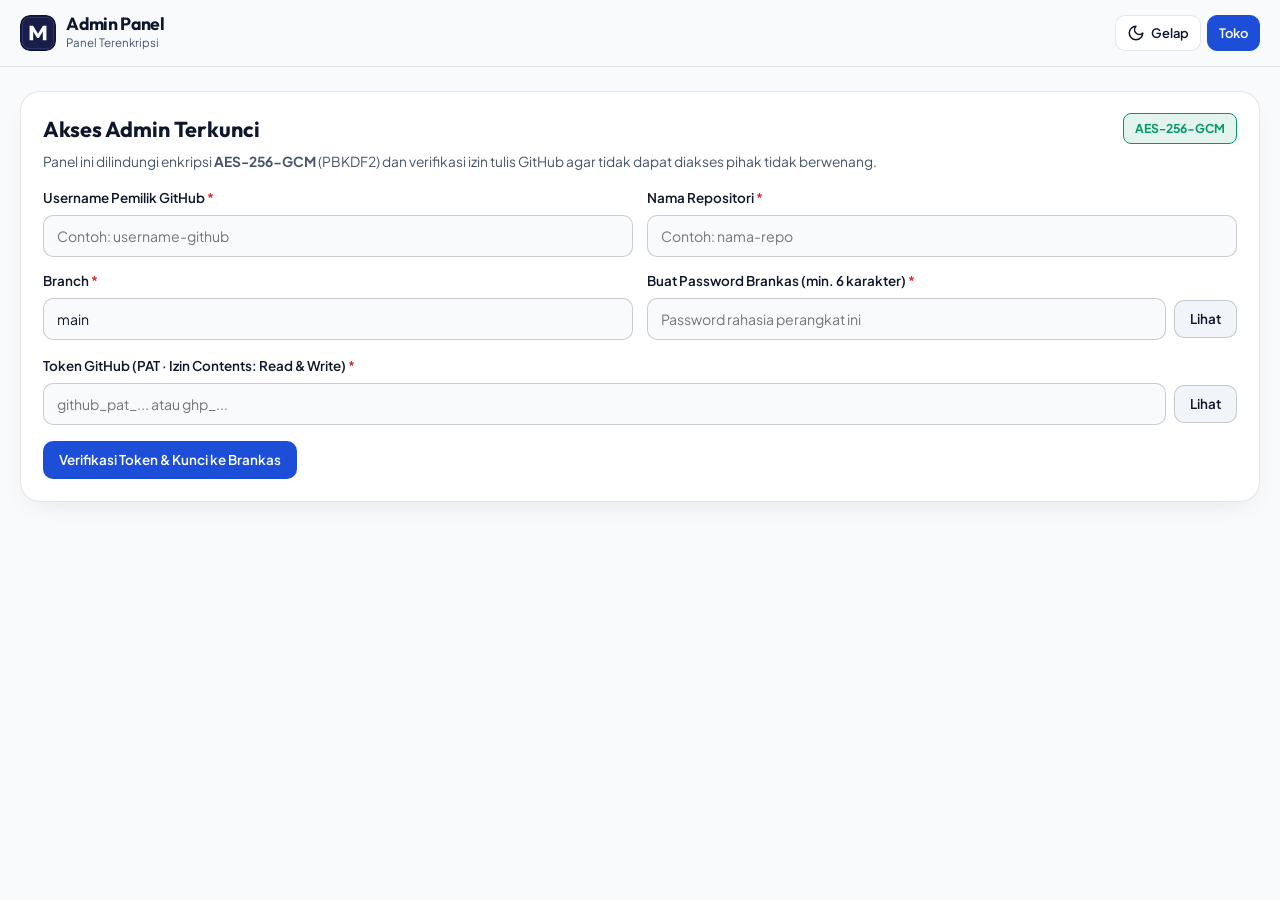
<file: admin.html>
<!doctype html>
<html lang="id" data-theme="dark">
  <head>
    <meta charset="UTF-8" />
    <meta name="viewport" content="width=device-width, initial-scale=1.0" />
    <title>Brankas Admin — Manifestudio</title>
    <meta
      name="description"
      content="Halaman admin terenkripsi Manifestudio."
    />
    <meta name="robots" content="noindex, nofollow" />
    <meta name="theme-color" content="#090D16" />
    <link rel="icon" type="image/svg+xml" href="./assets/icons/brand-icon.svg" />

    <link rel="preconnect" href="https://fonts.googleapis.com" />
    <link rel="preconnect" href="https://fonts.gstatic.com" crossorigin />
    <link
      href="https://fonts.googleapis.com/css2?family=JetBrains+Mono:wght@500;700&family=Outfit:wght@600;700;800&family=Plus+Jakarta+Sans:wght@400;500;600;700&display=swap"
      rel="stylesheet"
    />

    <link rel="stylesheet" href="./css/tokens.css?v=107" />
    <link rel="stylesheet" href="./css/styles.css?v=107" />
    <script>
      (function () {
        var CURRENT_CACHE = 'manifestudio-cache-v107';
        window.addEventListener('load', function () {
          if ('caches' in window) {
            caches.keys().then(function (keys) {
              keys.forEach(function (k) {
                if (k !== CURRENT_CACHE && k !== 'manifestudio-ffmpeg-core-v1') caches.delete(k);
              });
            });
          }
          if ('serviceWorker' in navigator) {
            navigator.serviceWorker.register('./sw.js?v=107').then(function (reg) {
              reg.update();
            }).catch(function () {});
          }
        });
      })();
    </script>
  </head>
  <body>
    <header class="site-header">
      <div class="container header-inner">
        <a href="./index.html" class="brand-link" aria-label="Kembali ke toko Manifestudio">
          <img
            src="./assets/icons/brand-icon.svg"
            alt="Logo Manifestudio"
            width="38"
            height="38"
            class="brand-mark"
          />
          <div class="brand-text">
            <span class="brand-name">Admin Panel</span>
            <span class="brand-tagline">Panel Terenkripsi</span>
          </div>
        </a>

        <div class="header-actions">
          <button
            type="button"
            id="lock-vault-btn"
            class="header-btn"
            aria-label="Kunci sesi admin"
            hidden
          >
            <svg width="16" height="16" viewBox="0 0 24 24" fill="none" stroke="currentColor" stroke-width="2" stroke-linecap="round" stroke-linejoin="round" aria-hidden="true">
              <rect width="18" height="11" x="3" y="11" rx="2" ry="2" />
              <path d="M7 11V7a5 5 0 0 1 10 0v4" />
            </svg>
            <span class="hide-xs">Kunci</span>
          </button>
          <button
            type="button"
            id="theme-toggle-btn"
            class="header-btn"
            aria-label="Ubah tema tampilan"
          ></button>
          <a href="./index.html" class="header-btn header-cart-btn">
            Toko
          </a>
        </div>
      </div>
    </header>

    <main class="container admin-shell">
      <!-- Gate Terenkripsi: Tampil pertama kali / saat terkunci -->
      <section id="admin-lock-screen" class="admin-card admin-lock-card" aria-labelledby="lock-heading">
        <div class="admin-card-head">
          <div>
            <h1 id="lock-heading" class="admin-title">Akses Admin Terkunci</h1>
            <p id="lock-subtitle" class="admin-subtitle">
              Panel ini dilindungi enkripsi <strong>AES-256-GCM</strong> (PBKDF2) dan verifikasi izin tulis GitHub agar tidak dapat diakses pihak tidak berwenang.
            </p>
          </div>
          <span class="admin-badge is-ok">AES-256-GCM</span>
        </div>

        <!-- Form Buka Brankas (jika perangkat ini sudah pernah aktivasi) -->
        <form id="unlock-vault-form" class="admin-add-form" hidden>
          <div class="form-field">
            <label for="unlock-password">Password Brankas Admin <span class="req">*</span></label>
            <div class="token-input-row">
              <input
                type="password"
                id="unlock-password"
                placeholder="Masukkan password brankas Anda"
                autocomplete="current-password"
                required
              />
              <button type="button" class="btn btn-secondary btn-sm" data-toggle-secret="unlock-password">
                Lihat
              </button>
            </div>
          </div>

          <div class="admin-action-bar">
            <button type="submit" id="unlock-submit-btn" class="btn btn-primary btn-sm">
              Buka Brankas Admin
            </button>
            <button type="button" id="reset-vault-btn" class="btn btn-ghost btn-sm">
              Ganti Token / Reset Brankas
            </button>
          </div>
        </form>

        <!-- Form Aktivasi Brankas (perangkat baru / setelah reset) -->
        <form id="setup-vault-form" class="admin-add-form" hidden>
          <div class="admin-form-grid">
            <div class="form-field">
              <label for="setup-owner">Username Pemilik GitHub <span class="req">*</span></label>
              <input
                type="text"
                id="setup-owner"
                placeholder="Contoh: username-github"
                autocomplete="off"
                required
              />
            </div>
            <div class="form-field">
              <label for="setup-repo">Nama Repositori <span class="req">*</span></label>
              <input
                type="text"
                id="setup-repo"
                placeholder="Contoh: nama-repo"
                autocomplete="off"
                required
              />
            </div>
            <div class="form-field">
              <label for="setup-branch">Branch <span class="req">*</span></label>
              <input
                type="text"
                id="setup-branch"
                value="main"
                autocomplete="off"
                required
              />
            </div>
            <div class="form-field">
              <label for="setup-password">Buat Password Brankas (min. 6 karakter) <span class="req">*</span></label>
              <div class="token-input-row">
                <input
                  type="password"
                  id="setup-password"
                  placeholder="Password rahasia perangkat ini"
                  autocomplete="new-password"
                  minlength="6"
                  required
                />
                <button type="button" class="btn btn-secondary btn-sm" data-toggle-secret="setup-password">
                  Lihat
                </button>
              </div>
            </div>
          </div>

          <div class="form-field">
            <label for="setup-token">Token GitHub (PAT · Izin Contents: Read &amp; Write) <span class="req">*</span></label>
            <div class="token-input-row">
              <input
                type="password"
                id="setup-token"
                placeholder="github_pat_... atau ghp_..."
                autocomplete="off"
                required
              />
              <button type="button" class="btn btn-secondary btn-sm" data-toggle-secret="setup-token">
                Lihat
              </button>
            </div>
          </div>

          <div class="admin-action-bar">
            <button type="submit" id="setup-submit-btn" class="btn btn-primary btn-sm">
              Verifikasi Token &amp; Kunci ke Brankas
            </button>
          </div>
        </form>

        <div id="lock-status-box" class="admin-status-box" role="status" hidden></div>
      </section>

      <!-- Dashboard Admin: Tersembunyi & kosong sampai berhasil verifikasi/unlock -->
      <div id="admin-dashboard" class="admin-dashboard" hidden>
        <section class="admin-card admin-control-card" aria-labelledby="sync-heading">
          <div class="admin-card-head">
            <div>
              <h1 id="sync-heading" class="admin-title">Pusat Kontrol &amp; Status Sinkronisasi</h1>
              <p class="admin-subtitle">
                Terhubung terenkripsi ke <code id="connected-repo-label">-</code> · Sinkron otomatis antara Menu Utama, 14 Menu Utilitas, Banner Carousel, dan <code>data/catalog.json</code>.
              </p>
            </div>
            <span id="admin-source-badge" class="admin-badge is-ok">Tersinkron Penuh</span>
          </div>

          <!-- Live Status Sinkronisasi Panel -->
          <div id="admin-sync-status-panel" class="admin-sync-panel" aria-live="polite">
            <div class="admin-sync-head">
              <div class="admin-sync-summary">
                <span class="admin-sync-dot is-ok" id="admin-sync-dot" aria-hidden="true"></span>
                <strong id="admin-sync-summary-title">Memeriksa status sinkronisasi...</strong>
                <span id="admin-sync-timestamp" class="admin-sync-time mono-num"></span>
              </div>
              <div class="admin-sync-actions">
                <button type="button" id="sync-all-menus-banners-btn" class="btn btn-secondary btn-sm">
                  Sinkronkan Semua Menu &amp; Banner
                </button>
                <button type="button" id="check-sync-btn" class="btn btn-ghost btn-sm">
                  Cek Sinkronisasi
                </button>
              </div>
            </div>
            <div id="admin-sync-grid" class="admin-sync-grid"></div>
          </div>

          <div class="admin-action-bar">
            <button type="button" id="publish-github-btn" class="btn btn-primary btn-sm">
              Simpan &amp; Publikasikan ke GitHub
            </button>
            <button type="button" id="pull-github-btn" class="btn btn-secondary btn-sm">
              Muat Ulang GitHub
            </button>
            <button type="button" id="save-preview-btn" class="btn btn-secondary btn-sm">
              Pratinjau Lokal
            </button>
            <button type="button" id="clear-preview-btn" class="btn btn-ghost btn-sm">
              Hapus Pratinjau
            </button>
            <button type="button" id="download-json-btn" class="btn btn-ghost btn-sm">
              Unduh JSON
            </button>
          </div>

          <div id="admin-publish-progress" class="admin-progress-box" hidden>
            <div class="admin-progress-head">
              <span id="admin-progress-label" class="admin-progress-label">Menyiapkan publikasi...</span>
              <strong id="admin-progress-pct" class="admin-progress-pct mono-num">0%</strong>
            </div>
            <div
              class="admin-progress-track"
              role="progressbar"
              id="admin-progress-bar"
              aria-valuemin="0"
              aria-valuemax="100"
              aria-valuenow="0"
            >
              <div id="admin-progress-fill" class="admin-progress-fill" style="width: 0%"></div>
            </div>
          </div>

          <div id="admin-status-box" class="admin-status-box" role="status" hidden></div>
        </section>

        <div class="admin-tabs" role="tablist" aria-label="Bagian Panel Admin">
          <button
            type="button"
            role="tab"
            id="tab-btn-products"
            class="cat-tab is-active"
            data-admin-tab="products"
            aria-selected="true"
          >
            <span>Produk</span>
            <span class="admin-tab-count mono-num" id="tab-count-products">0</span>
          </button>
          <button
            type="button"
            role="tab"
            id="tab-btn-add"
            class="cat-tab"
            data-admin-tab="add"
            aria-selected="false"
          >
            <span>+ Produk Baru</span>
          </button>
          <button
            type="button"
            role="tab"
            id="tab-btn-categories"
            class="cat-tab"
            data-admin-tab="categories"
            aria-selected="false"
          >
            <span>Kategori</span>
            <span class="admin-tab-count mono-num" id="tab-count-categories">0</span>
          </button>
          <button
            type="button"
            role="tab"
            id="tab-btn-banners"
            class="cat-tab"
            data-admin-tab="banners"
            aria-selected="false"
          >
            <span>Banner</span>
            <span class="admin-tab-count mono-num" id="tab-count-banners">0</span>
          </button>
          <button
            type="button"
            role="tab"
            id="tab-btn-utilities"
            class="cat-tab"
            data-admin-tab="utilities"
            aria-selected="false"
          >
            <span>Menu Utilitas</span>
            <span class="admin-tab-count mono-num" id="tab-count-utilities">14</span>
          </button>
          <button
            type="button"
            role="tab"
            id="tab-btn-brand"
            class="cat-tab"
            data-admin-tab="brand"
            aria-selected="false"
          >
            <span>Brand &amp; Kontak</span>
          </button>
          <button
            type="button"
            role="tab"
            id="tab-btn-vouchers"
            class="cat-tab"
            data-admin-tab="vouchers"
            aria-selected="false"
          >
            <span>Voucher</span>
            <span class="admin-tab-count mono-num" id="tab-count-vouchers">0</span>
          </button>
          <button
            type="button"
            role="tab"
            id="tab-btn-faq"
            class="cat-tab"
            data-admin-tab="faq"
            aria-selected="false"
          >
            <span>FAQ</span>
            <span class="admin-tab-count mono-num" id="tab-count-faq">0</span>
          </button>
          <button
            type="button"
            role="tab"
            id="tab-btn-history"
            class="cat-tab"
            data-admin-tab="history"
            aria-selected="false"
          >
            <span>Riwayat</span>
          </button>
          <button
            type="button"
            role="tab"
            id="tab-btn-donations"
            class="cat-tab"
            data-admin-tab="donations"
            aria-selected="false"
          >
            <span>Moderasi Donasi</span>
            <span class="admin-tab-count mono-num" id="tab-count-donations">0</span>
          </button>
        </div>

        <section id="panel-products" class="admin-panel" aria-labelledby="tab-btn-products">
          <div class="admin-toolbar">
            <div class="search-box">
              <svg class="search-icon" width="18" height="18" viewBox="0 0 24 24" fill="none" stroke="currentColor" stroke-width="2" stroke-linecap="round" stroke-linejoin="round" aria-hidden="true">
                <circle cx="11" cy="11" r="8" />
                <path d="m21 21-4.3-4.3" />
              </svg>
              <input
                type="search"
                id="admin-product-search"
                class="search-input"
                placeholder="Cari produk atau varian..."
                aria-label="Cari produk di panel admin"
              />
            </div>
            <span id="admin-product-count" class="catalog-count">0 produk</span>
          </div>

          <div id="admin-product-list" class="admin-product-list"></div>
        </section>

        <section id="panel-add" class="admin-panel" aria-labelledby="tab-btn-add" hidden>
          <div class="admin-card">
            <h2 class="admin-section-title">Tambah Layanan / Produk Baru</h2>
            <p class="admin-subtitle">
              Tambahkan layanan baru ke katalog lengkap dengan varian paket pertamanya.
            </p>

            <form id="add-product-form" class="admin-add-form">
              <div class="admin-form-grid">
                <div class="form-field">
                  <label for="new-prod-name">Nama Layanan <span class="req">*</span></label>
                  <input type="text" id="new-prod-name" placeholder="Contoh: CapCut Pro" required />
                </div>

                <div class="form-field">
                  <label for="new-prod-category">Kategori Layanan</label>
                  <select id="new-prod-category" class="admin-select">
                    <option value="streaming">Streaming Film</option>
                    <option value="music">Musik &amp; Hiburan</option>
                    <option value="creative">Desain &amp; Editing</option>
                    <option value="custom">Request &amp; Custom</option>
                  </select>
                </div>

                <div class="admin-logo-manager admin-logo-manager-full">
                  <div class="admin-logo-head">
                    <div class="admin-logo-preview-wrap">
                      <img
                        src="./assets/logos/custom-request.svg"
                        alt="Pratinjau logo produk baru"
                        width="44"
                        height="44"
                        id="new-prod-logo-preview"
                        class="modal-logo"
                      />
                      <div>
                        <strong class="admin-logo-title">Logo Layanan</strong>
                        <span id="new-prod-logo-status" class="admin-prod-meta">Gunakan upload gambar atau link URL</span>
                      </div>
                    </div>
                    <div class="admin-logo-tabs" role="group" aria-label="Pilih sumber logo produk baru">
                      <button
                        type="button"
                        class="admin-logo-mode-btn is-active"
                        data-new-logo-mode="upload"
                        aria-pressed="true"
                      >
                        Upload File
                      </button>
                      <button
                        type="button"
                        class="admin-logo-mode-btn"
                        data-new-logo-mode="link"
                        aria-pressed="false"
                      >
                        Link / URL
                      </button>
                    </div>
                  </div>

                  <div id="new-prod-logo-upload-pane" class="admin-logo-pane">
                    <div class="admin-file-row">
                      <label for="new-prod-logo-file" class="btn btn-secondary btn-sm admin-file-trigger">
                        Pilih File Gambar Logo
                      </label>
                      <input
                        type="file"
                        id="new-prod-logo-file"
                        class="visually-hidden-file"
                        accept="image/*"
                      />
                      <span class="admin-prod-meta">PNG / JPG / WebP / SVG otomatis dioptimalkan ke 256×256.</span>
                    </div>
                  </div>

                  <div id="new-prod-logo-link-pane" class="admin-logo-pane" hidden>
                    <div class="admin-logo-link-grid">
                      <div class="form-field">
                        <label for="new-prod-logo-preset">Preset Ikon Bawaan</label>
                        <select id="new-prod-logo-preset" class="admin-select">
                          <option value="./assets/logos/custom-request.svg">Ikon Umum / Custom</option>
                          <option value="./assets/logos/netflix.svg">Netflix</option>
                          <option value="./assets/logos/canva.svg">Canva</option>
                          <option value="./assets/logos/youtube.svg">YouTube</option>
                          <option value="./assets/logos/spotify.svg">Spotify</option>
                          <option value="./assets/logos/viu.svg">Viu</option>
                          <option value="./assets/logos/vidio.svg">Vidio</option>
                          <option value="./assets/logos/alight-motion.svg">Alight Motion</option>
                          <option value="./assets/logos/wetv.svg">WeTV</option>
                          <option value="./assets/logos/prime-video.svg">Prime Video</option>
                        </select>
                      </div>
                      <div class="form-field">
                        <label for="new-prod-logo-url">Path / URL Link Logo</label>
                        <input
                          type="text"
                          id="new-prod-logo-url"
                          value="./assets/logos/custom-request.svg"
                          placeholder="https://... atau ./assets/logos/..."
                        />
                      </div>
                    </div>
                  </div>
                </div>

                <div class="form-field">
                  <label for="new-prod-tag">Label Status</label>
                  <input type="text" id="new-prod-tag" value="Tersedia" placeholder="Contoh: Populer" />
                </div>

                <div class="form-field">
                  <label for="new-prod-summary">Ringkasan Fitur</label>
                  <input
                    type="text"
                    id="new-prod-summary"
                    placeholder="Contoh: Ekspor 4K tanpa watermark · Template Pro"
                  />
                </div>

                <div class="form-field">
                  <label for="new-prod-variant-name">Nama Paket Pertama <span class="req">*</span></label>
                  <input
                    type="text"
                    id="new-prod-variant-name"
                    placeholder="Contoh: 1 Bulan Privat"
                    required
                  />
                </div>

                <div class="form-field">
                  <label for="new-prod-variant-price">Harga Paket (Rp) <span class="req">*</span></label>
                  <input
                    type="number"
                    id="new-prod-variant-price"
                    min="0"
                    step="500"
                    value="15000"
                    required
                  />
                </div>
              </div>

              <div class="admin-action-bar">
                <button type="submit" class="btn btn-primary btn-sm">
                  Tambahkan ke Katalog
                </button>
              </div>
            </form>
          </div>
        </section>

        <!-- Panel Kategori Layanan -->
        <section id="panel-categories" class="admin-panel" aria-labelledby="tab-btn-categories" hidden>
          <div class="admin-card">
            <h2 class="admin-section-title">Kelola Kategori Layanan</h2>
            <p class="admin-subtitle">
              Ubah nama kategori yang sudah ada atau tambahkan kategori layanan baru (contoh: AI &amp; Produktivitas, Gaming &amp; Voucher, Cloud Storage, dll). Kategori otomatis muncul di filter toko dan pilihan produk.
            </p>

            <div id="admin-category-list" class="admin-category-list"></div>

            <form id="add-category-form" class="admin-add-form">
              <h3 class="admin-subhead">Tambah Kategori Layanan Baru</h3>
              <div class="admin-form-grid">
                <div class="form-field">
                  <label for="new-category-label">Nama Kategori Layanan <span class="req">*</span></label>
                  <input
                    type="text"
                    id="new-category-label"
                    placeholder="Contoh: AI & Produktivitas"
                    required
                  />
                </div>
                <div class="form-field">
                  <label for="new-category-id">ID Kategori (Opsional, otomatis dari nama)</label>
                  <input
                    type="text"
                    id="new-category-id"
                    placeholder="Contoh: ai-tools"
                  />
                </div>
              </div>
              <div class="admin-action-bar">
                <button type="submit" class="btn btn-primary btn-sm">
                  + Tambah Kategori Layanan
                </button>
              </div>
            </form>
          </div>
        </section>

        <!-- Panel Banner Promo Carousel -->
        <section id="panel-banners" class="admin-panel" aria-labelledby="tab-btn-banners" hidden>
          <div class="admin-card">
            <div class="admin-card-head">
              <div>
                <h2 class="admin-section-title">Kelola Banner Carousel Gen-Z (Menu Utama &amp; 14 Utilitas)</h2>
                <p class="admin-subtitle">
                  Klik judul slide untuk membuka editor. Setiap menu memiliki banner maskot Gen-Z yang otomatis tersinkron dengan Menu Utama &amp; Menu Utilitas.
                </p>
              </div>
              <button type="button" id="banner-sync-all-btn" class="btn btn-secondary btn-sm">
                Sinkronkan Banner dengan Menu
              </button>
            </div>

            <div id="admin-banner-list" class="admin-banner-list"></div>

            <form id="add-banner-form" class="admin-add-form">
              <h3 class="admin-subhead">Tambah Slide Banner Baru</h3>
              <div class="admin-form-grid">
                <div class="form-field">
                  <label for="new-banner-kicker">Label Kicker (Teks Kecil Atas)</label>
                  <input
                    type="text"
                    id="new-banner-kicker"
                    value="Promo Spesial · Manifestudio"
                    placeholder="Contoh: Promo Spesial · Manifestudio"
                  />
                </div>
                <div class="form-field">
                  <label for="new-banner-heading">Judul Utama Banner <span class="req">*</span></label>
                  <input
                    type="text"
                    id="new-banner-heading"
                    placeholder="Contoh: Diskon Spesial Paket Bundling"
                    required
                  />
                </div>
                <div class="form-field admin-sum-field">
                  <label for="new-banner-sub">Deskripsi / Kalimat Penjelas Banner</label>
                  <input
                    type="text"
                    id="new-banner-sub"
                    placeholder="Contoh: Dapatkan harga lebih hemat untuk pemesanan 2 layanan sekaligus."
                  />
                </div>
                <div class="form-field">
                  <label for="new-banner-cta">Teks Tombol (CTA)</label>
                  <input
                    type="text"
                    id="new-banner-cta"
                    value="Lihat Promo →"
                    placeholder="Contoh: Lihat Promo →"
                  />
                </div>
                <div class="form-field">
                  <label for="new-banner-href">Link Tujuan Saat Diklik</label>
                  <input
                    type="text"
                    id="new-banner-href"
                    value="#katalog"
                    placeholder="#katalog atau ./tools.html?tab=novel"
                  />
                </div>
                <div class="form-field">
                  <label for="new-banner-scrim">Tema Warna Overlay</label>
                  <select id="new-banner-scrim" class="admin-select">
                    <option value="default">Biru Gelap Standar</option>
                    <option value="emerald">Hijau Emerald</option>
                    <option value="weather">Biru Langit Cerah</option>
                    <option value="world">Indigo / Kosmik</option>
                    <option value="prayer">Cyan / Tosca</option>
                    <option value="downloader">Magenta / Neon</option>
                    <option value="violet">Violet Studio</option>
                    <option value="crimson">Merah Sinema</option>
                    <option value="amber">Emas / Amber Hangat</option>
                  </select>
                </div>
                <div class="form-field">
                  <label for="new-banner-preset">Preset Gambar Maskot Gen-Z</label>
                  <select id="new-banner-preset" class="admin-select">
                    <option value="./assets/banners/banner-katalog.jpg">Maskot Katalog Utama (Fox)</option>
                    <option value="./assets/banners/banner-prayer.jpg">Maskot Jadwal Sholat (Kucing)</option>
                    <option value="./assets/banners/banner-weather.jpg">Maskot Prakiraan Cuaca (Shiba)</option>
                    <option value="./assets/banners/banner-worldclock.jpg">Maskot Jam Dunia (Beruang)</option>
                    <option value="./assets/banners/banner-speedtest.jpg">Maskot Speedtest (Cheetah)</option>
                    <option value="./assets/banners/banner-downloader.jpg">Maskot Downloader (Panda)</option>
                    <option value="./assets/banners/banner-compressor.jpg">Maskot Kompresor HD (Bunglon)</option>
                    <option value="./assets/banners/banner-converter.jpg">Maskot Konversi File (Rakun)</option>
                    <option value="./assets/banners/banner-songfinder.jpg">Maskot Cari Lagu (Kelinci DJ)</option>
                    <option value="./assets/banners/banner-music.jpg">Maskot YT Music (Kucing DJ)</option>
                    <option value="./assets/banners/banner-dracin.jpg">Maskot Drama Pendek (Red Panda)</option>
                    <option value="./assets/banners/banner-audioeditor.jpg">Maskot Audio Editor (Serigala)</option>
                    <option value="./assets/banners/banner-manifestai.jpg">Maskot Manifest AI (Burung Hantu)</option>
                    <option value="./assets/banners/banner-plagiarism.jpg">Maskot Cek Plagiarisme (Corgi)</option>
                    <option value="./assets/banners/banner-novel.jpg">Maskot Novel Terpadu (Rubah)</option>
                    <option value="./assets/banners/banner-callerid.jpg">Maskot Cek Nomor & Anti-Spam (Shiba Guard)</option>
                    <option value="">Tanpa Gambar (Gradien Warna)</option>
                  </select>
                </div>
                <div class="form-field admin-sum-field">
                  <label for="new-banner-image-url">Path / URL Gambar Banner (Opsional)</label>
                  <input
                    type="text"
                    id="new-banner-image-url"
                    value="./assets/banners/banner-katalog.jpg"
                    placeholder="./assets/banners/banner-katalog.jpg atau https://..."
                  />
                </div>
                <div class="form-field admin-sum-field">
                  <div class="admin-file-row">
                    <img
                      src="./assets/banners/banner-katalog.jpg"
                      alt="Pratinjau gambar banner baru"
                      width="96"
                      height="54"
                      id="new-banner-image-preview"
                      class="admin-banner-thumb"
                    />
                    <label for="new-banner-image-file" class="btn btn-secondary btn-sm admin-file-trigger">
                      Upload Gambar Banner Baru
                    </label>
                    <input
                      type="file"
                      id="new-banner-image-file"
                      class="visually-hidden-file"
                      accept="image/*"
                    />
                    <span id="new-banner-image-status" class="admin-prod-meta">Rasio landscape 16:9 direkomendasikan.</span>
                  </div>
                </div>
              </div>
              <div class="admin-action-bar">
                <button type="submit" class="btn btn-primary btn-sm">
                  + Tambah Slide Banner
                </button>
              </div>
            </form>
          </div>
        </section>

        <!-- Panel Brand, Biaya Layanan, OpenGraph & Kontak Sosmed -->
        <section id="panel-brand" class="admin-panel" aria-labelledby="tab-btn-brand" hidden>
          <!-- Card 1: Identitas & Logo Brand -->
          <div class="admin-card">
            <h2 class="admin-section-title">Ubah Logo Brand &amp; Identitas Header/Footer</h2>
            <p class="admin-subtitle">
              Atur logo utama toko, nama brand, tulisan di bawah nama brand (tagline header), serta teks hak cipta di footer.
            </p>

            <div class="admin-logo-manager">
              <div class="admin-logo-head">
                <div class="admin-logo-preview-wrap">
                  <img
                    src="./assets/icons/brand-icon.svg"
                    alt="Pratinjau logo brand utama"
                    width="48"
                    height="48"
                    id="brand-logo-preview"
                    class="modal-logo admin-logo-thumb"
                  />
                  <div>
                    <strong class="admin-logo-title">Logo Brand Utama</strong>
                    <span id="brand-logo-status" class="admin-prod-meta">Menggunakan logo bawaan Manifestudio</span>
                  </div>
                </div>
                <div class="admin-logo-tabs" role="group" aria-label="Pilih sumber logo brand">
                  <button
                    type="button"
                    class="admin-logo-mode-btn is-active"
                    data-brand-logo-mode="upload"
                    aria-pressed="true"
                  >
                    Upload Gambar
                  </button>
                  <button
                    type="button"
                    class="admin-logo-mode-btn"
                    data-brand-logo-mode="link"
                    aria-pressed="false"
                  >
                    Link / URL
                  </button>
                </div>
              </div>

              <div id="brand-logo-upload-pane" class="admin-logo-pane">
                <div class="admin-file-row">
                  <label for="brand-logo-file" class="btn btn-secondary btn-sm admin-file-trigger">
                    Pilih File Gambar Logo Brand
                  </label>
                  <input
                    type="file"
                    id="brand-logo-file"
                    class="visually-hidden-file"
                    accept="image/*"
                  />
                  <button type="button" id="brand-logo-reset-btn" class="btn btn-ghost btn-sm">
                    Reset ke Logo Default
                  </button>
                  <span class="admin-prod-meta">Otomatis dikompres &amp; disimpan ke repositori saat Publikasi.</span>
                </div>
              </div>

              <div id="brand-logo-link-pane" class="admin-logo-pane" hidden>
                <div class="form-field">
                  <label for="brand-logo-url">Path / URL Logo Brand</label>
                  <input
                    type="text"
                    id="brand-logo-url"
                    value="./assets/icons/brand-icon.svg"
                    placeholder="./assets/icons/brand-icon.svg atau https://..."
                  />
                </div>
              </div>
            </div>

            <div class="admin-form-grid">
              <div class="form-field">
                <label for="brand-name-input">Nama Brand</label>
                <input
                  type="text"
                  id="brand-name-input"
                  value="Manifestudio"
                  placeholder="Manifestudio"
                />
              </div>
              <div class="form-field">
                <label for="brand-tagline-input">Tagline Header (Tulisan di Bawah Nama Brand)</label>
                <input
                  type="text"
                  id="brand-tagline-input"
                  value="by Tomy"
                  placeholder="Contoh: by Tomy"
                />
              </div>
              <div class="form-field admin-sum-field">
                <label for="brand-footer-input">Teks Hak Cipta Footer</label>
                <input
                  type="text"
                  id="brand-footer-input"
                  value="Dikelola oleh Manifestudio by Tomy © 2026"
                  placeholder="Dikelola oleh Manifestudio by Tomy © 2026"
                />
              </div>
            </div>
          </div>

          <!-- Card 1B: Pengaturan Keamanan Berlapis Server Vault (Store + Kontak WhatsApp/IG/TikTok) -->
          <div class="admin-card" id="admin-store-access-card">
            <div class="admin-card-head">
              <div>
                <h2 class="admin-section-title">Keamanan Berlapis Akses Store &amp; Kontak — Server Vault (Cloudflare KV)</h2>
                <p class="admin-subtitle">
                  Kode akses Store, kode akses Kontak, URL Store, nomor WhatsApp, Instagram, dan TikTok untuk pengunjung Manifestudio disimpan <strong>100% di Server Cloudflare KV</strong> dalam bentuk hash PBKDF2-SHA256 — tidak pernah muncul di Inspect Element, HTML, JS, maupun GitHub.
                </p>
              </div>
              <span id="store-vault-status-badge" class="admin-badge">Memeriksa Vault...</span>
            </div>

            <div id="store-vault-status-meta" class="admin-prod-meta" style="margin-bottom: 0.75rem;">
              Membaca status Server Vault Cloudflare...
            </div>

            <label class="admin-checkbox-row" for="store-access-enabled-toggle">
              <input type="checkbox" id="store-access-enabled-toggle" checked />
              <span>Aktifkan Kode Akses Store saat pengunjung beralih dari Manifestudio ke Store</span>
            </label>

            <div class="admin-form-grid">
              <div class="form-field admin-sum-field">
                <label for="store-access-key-input">Kunci Akses Store Baru (Tersimpan sebagai Hash di Server KV)</label>
                <div class="token-input-row">
                  <input
                    type="password"
                    id="store-access-key-input"
                    value=""
                    placeholder="Kosongkan jika tidak mengganti kunci (min. 6 karakter)"
                    autocomplete="new-password"
                    spellcheck="false"
                    maxlength="64"
                  />
                  <button type="button" class="btn btn-secondary btn-sm" data-toggle-secret="store-access-key-input">
                    Lihat
                  </button>
                  <button type="button" id="store-access-generate-btn" class="btn btn-secondary btn-sm">
                    Acak Kunci
                  </button>
                </div>
                <span class="admin-prod-meta">Kunci lama tidak pernah ditampilkan ulang karena di-hash satu arah di server. Mengganti kunci otomatis mencabut semua sesi lama.</span>
              </div>

              <div class="form-field admin-sum-field">
                <label for="store-access-store-origin-input">URL Tujuan Store (Rahasia di Server KV — Tidak Muncul di Frontend)</label>
                <input
                  type="url"
                  id="store-access-store-origin-input"
                  value=""
                  placeholder="https://manifestore.my.id"
                  autocomplete="off"
                />
              </div>

              <div class="form-field">
                <label for="store-access-brand-input">Nama Brand Domain Store</label>
                <input
                  type="text"
                  id="store-access-brand-input"
                  value="Manifestore"
                  placeholder="Manifestore"
                />
              </div>
              <div class="form-field">
                <label for="store-access-util-brand-input">Nama Brand Domain Utilitas</label>
                <input
                  type="text"
                  id="store-access-util-brand-input"
                  value="Manifestudio"
                  placeholder="Manifestudio"
                />
              </div>
              <div class="form-field">
                <label for="store-access-util-origin-input">Domain Utilitas (URL Origin)</label>
                <input
                  type="text"
                  id="store-access-util-origin-input"
                  value="https://manifestudio.my.id"
                  placeholder="https://manifestudio.my.id"
                />
              </div>
              <div class="form-field">
                <label for="store-access-prompt-title-input">Judul Modal Kunci Akses Store</label>
                <input
                  type="text"
                  id="store-access-prompt-title-input"
                  value="Akses Khusus Store"
                  placeholder="Akses Khusus Store"
                />
              </div>
              <div class="form-field admin-sum-field">
                <label for="store-access-prompt-desc-input">Keterangan Modal Kunci Akses Store</label>
                <input
                  type="text"
                  id="store-access-prompt-desc-input"
                  value="Masukkan kode akses resmi untuk melanjutkan ke halaman Store."
                  placeholder="Pesan petunjuk untuk pengguna..."
                />
              </div>
            </div>

            <hr style="border:none;border-top:1px solid var(--border);margin:1.15rem 0 0.95rem;" />

            <h3 class="admin-subhead" style="margin-bottom:0.4rem;">Enkripsi Akses Kontak &amp; Sosmed (WhatsApp, TikTok, Instagram)</h3>
            <p class="admin-prod-meta" style="margin-bottom:0.7rem;">
              Tombol WhatsApp, TikTok, dan Instagram di Manifestudio tidak pernah menampilkan nomor/username asli di kode web. Pengunjung wajib memasukkan kode akses sebelum server mengalihkan ke tujuan asli.
            </p>

            <label class="admin-checkbox-row" for="contact-access-enabled-toggle">
              <input type="checkbox" id="contact-access-enabled-toggle" checked />
              <span>Aktifkan Kode Akses untuk WhatsApp, TikTok &amp; Instagram di Manifestudio</span>
            </label>

            <label class="admin-checkbox-row" for="contact-access-same-key-toggle">
              <input type="checkbox" id="contact-access-same-key-toggle" checked />
              <span>Gunakan kunci yang sama dengan Kunci Akses Store (matikan untuk membuat kunci kontak terpisah)</span>
            </label>

            <div class="admin-form-grid">
              <div class="form-field admin-sum-field" id="contact-access-key-field" hidden>
                <label for="contact-access-key-input">Kunci Akses Kontak Terpisah (Hash di Server KV)</label>
                <div class="token-input-row">
                  <input
                    type="password"
                    id="contact-access-key-input"
                    value=""
                    placeholder="Kosongkan jika tidak mengganti kunci kontak (min. 6 karakter)"
                    autocomplete="new-password"
                    spellcheck="false"
                    maxlength="64"
                  />
                  <button type="button" class="btn btn-secondary btn-sm" data-toggle-secret="contact-access-key-input">
                    Lihat
                  </button>
                  <button type="button" id="contact-access-generate-btn" class="btn btn-secondary btn-sm">
                    Acak Kunci
                  </button>
                </div>
              </div>

              <div class="form-field">
                <label for="contact-whatsapp-input">Nomor WhatsApp Rahasia (Server KV)</label>
                <input
                  type="text"
                  id="contact-whatsapp-input"
                  value=""
                  placeholder="62851xxxxxxxx"
                  autocomplete="off"
                />
              </div>
              <div class="form-field">
                <label for="contact-instagram-input">URL Instagram Rahasia (Server KV)</label>
                <input
                  type="url"
                  id="contact-instagram-input"
                  value=""
                  placeholder="https://www.instagram.com/username"
                  autocomplete="off"
                />
              </div>
              <div class="form-field">
                <label for="contact-tiktok-input">URL TikTok Rahasia (Server KV)</label>
                <input
                  type="url"
                  id="contact-tiktok-input"
                  value=""
                  placeholder="https://www.tiktok.com/@username"
                  autocomplete="off"
                />
              </div>
              <div class="form-field">
                <label for="contact-prompt-desc-input">Keterangan Modal Akses Kontak</label>
                <input
                  type="text"
                  id="contact-prompt-desc-input"
                  value="Masukkan kode akses resmi untuk membuka tautan kontak."
                  placeholder="Masukkan kode akses resmi..."
                />
              </div>
            </div>

            <div class="admin-vault-actions" style="display:flex;flex-wrap:wrap;gap:0.6rem;margin-top:0.95rem;align-items:center;">
              <button type="button" id="store-access-save-vault-btn" class="btn btn-primary btn-sm">
                Simpan Pengaturan ke Server Vault
              </button>
              <button type="button" id="store-access-revoke-btn" class="btn btn-secondary btn-sm">
                Cabut Semua Sesi Aktif
              </button>
              <button type="button" id="store-access-refresh-vault-btn" class="btn btn-ghost btn-sm">
                Cek Status Server
              </button>
            </div>
            <div id="store-vault-action-msg" class="admin-prod-meta" style="margin-top:0.55rem;" aria-live="polite"></div>

            <details style="margin-top:0.85rem;font-size:0.84rem;color:var(--ink-muted);">
              <summary style="cursor:pointer;font-weight:600;color:var(--ink);">Panduan Setup 1 Kali di Cloudflare Pages (Binding KV)</summary>
              <ol style="margin:0.5rem 0 0 1.25rem;display:grid;gap:0.35rem;line-height:1.5;">
                <li>Buka <strong>Cloudflare Dashboard → Storage &amp; Databases → KV</strong>, klik <strong>Create a namespace</strong>, beri nama <code>manifestudio-store-vault</code>.</li>
                <li>Buka proyek <strong>Workers &amp; Pages → infokatalogtmctomystudio → Settings → Bindings → Add → KV namespace</strong>.</li>
                <li>Isi <strong>Variable name</strong> persis: <code>STORE_ACCESS_KV</code>, pilih namespace tadi, lalu klik <strong>Save</strong> (otomatis aktif pada deploy berikutnya atau klik Retry Deployment).</li>
              </ol>
            </details>
          </div>

          <!-- Card 2: Pengaturan OpenGraph & Social Share Preview -->
          <div class="admin-card">
            <h2 class="admin-section-title">Pengaturan OpenGraph &amp; Tampilan Share Link (WA / FB / IG / X / Telegram)</h2>
            <p class="admin-subtitle">
              Atur gambar pratinjau (thumbnail), judul kalimat, tagline, dan caption saat link website dibagikan di WhatsApp, Telegram, Facebook, Instagram, atau X. Saat Anda klik <strong>Simpan &amp; Publikasikan ke GitHub</strong>, sistem otomatis memperbarui meta tag di <code>index.html</code> dan <code>data/catalog.json</code>.
            </p>

            <div class="admin-og-preview-card" aria-label="Pratinjau Kartu Share Sosial Media">
              <div class="admin-og-preview-media">
                <img
                  src="./assets/og-manifestudio.jpg"
                  alt="Pratinjau gambar OpenGraph"
                  id="og-card-preview-img"
                  class="admin-og-preview-img"
                />
                <span id="og-card-preview-tagline" class="admin-og-preview-badge">by Tomy</span>
              </div>
              <div class="admin-og-preview-body">
                <span id="og-card-preview-site" class="admin-og-preview-domain">MANIFESTUDIO.MY.ID</span>
                <strong id="og-card-preview-title" class="admin-og-preview-title">Manifestudio — Katalog Layanan Digital &amp; Langganan</strong>
                <p id="og-card-preview-desc" class="admin-og-preview-desc">
                  Pesan layanan streaming, musik, desain, dan kebutuhan akun digital dengan proses cepat via WhatsApp.
                </p>
              </div>
            </div>

            <div class="admin-logo-manager">
              <div class="admin-logo-head">
                <div>
                  <strong class="admin-logo-title">Gambar Thumbnail OpenGraph (Rasio 1200×630)</strong>
                  <div id="og-image-status" class="admin-prod-meta">Aktif: ./assets/og-manifestudio.jpg</div>
                </div>
                <div class="admin-file-row">
                  <label for="og-image-file" class="btn btn-secondary btn-sm admin-file-trigger">
                    Upload Gambar OpenGraph
                  </label>
                  <input
                    type="file"
                    id="og-image-file"
                    class="visually-hidden-file"
                    accept="image/*"
                  />
                  <button type="button" id="og-image-reset-btn" class="btn btn-ghost btn-sm">
                    Reset Gambar Default
                  </button>
                </div>
              </div>
              <div class="form-field">
                <label for="og-image-url">Atau Path / URL Gambar OpenGraph</label>
                <input
                  type="text"
                  id="og-image-url"
                  value="./assets/og-manifestudio.jpg"
                  placeholder="./assets/og-manifestudio.jpg atau https://..."
                />
              </div>
            </div>

            <div class="admin-form-grid">
              <div class="form-field">
                <label for="og-title-input">Judul OpenGraph (Kalimat Utama Share Link)</label>
                <input
                  type="text"
                  id="og-title-input"
                  value="Manifestudio — Katalog Layanan Digital &amp; Langganan"
                  placeholder="Manifestudio — Katalog Layanan Digital &amp; Langganan"
                />
              </div>
              <div class="form-field">
                <label for="og-tagline-input">Tagline OpenGraph</label>
                <input
                  type="text"
                  id="og-tagline-input"
                  value="by Tomy"
                  placeholder="Contoh: by Tomy · Cepat, Aman &amp; Bergaransi"
                />
              </div>
              <div class="form-field admin-sum-field">
                <label for="og-description-input">Caption / Deskripsi OpenGraph</label>
                <textarea
                  id="og-description-input"
                  class="admin-textarea"
                  rows="2"
                  placeholder="Pesan layanan streaming, musik, desain, dan kebutuhan akun digital dengan proses cepat via WhatsApp."
                >Pesan layanan streaming, musik, desain, dan kebutuhan akun digital dengan proses cepat via WhatsApp.</textarea>
              </div>
              <div class="form-field">
                <label for="og-sitename-input">Nama Situs (og:site_name)</label>
                <input
                  type="text"
                  id="og-sitename-input"
                  value="Manifestudio"
                  placeholder="Manifestudio"
                />
              </div>
              <div class="form-field">
                <label for="og-alt-input">Teks Alternatif Gambar (og:image:alt)</label>
                <input
                  type="text"
                  id="og-alt-input"
                  value="Pratinjau Katalog Layanan Digital Manifestudio"
                  placeholder="Pratinjau Katalog Layanan Digital Manifestudio"
                />
              </div>
            </div>
          </div>

          <!-- Card 3: Biaya Layanan & Diskon Otomatis -->
          <div class="admin-card">
            <h2 class="admin-section-title">Pengaturan Biaya Layanan &amp; Diskon Otomatis</h2>
            <p class="admin-subtitle">
              Atur besaran persentase biaya layanan Bayar Nanti, biaya layanan tetap (jika ada), serta ambang diskon otomatis keranjang.
            </p>

            <div class="admin-form-grid">
              <div class="form-field">
                <label for="brand-paylater-pct-input">Biaya Layanan Bayar Nanti (%)</label>
                <input
                  type="number"
                  id="brand-paylater-pct-input"
                  min="0"
                  max="100"
                  step="0.5"
                  value="10"
                />
              </div>
              <div class="form-field">
                <label for="brand-service-fee-flat-input">Biaya Layanan Tetap Semua Pesanan (Rp)</label>
                <input
                  type="number"
                  id="brand-service-fee-flat-input"
                  min="0"
                  step="500"
                  value="0"
                />
              </div>
              <div class="form-field">
                <label for="brand-service-fee-label-input">Nama Label Biaya Layanan Tetap</label>
                <input
                  type="text"
                  id="brand-service-fee-label-input"
                  value="Biaya Layanan"
                  placeholder="Contoh: Biaya Layanan / Biaya Admin"
                />
              </div>
              <div class="form-field">
                <label for="brand-whatsapp-input">Nomor WhatsApp Admin Utama (Format 628...)</label>
                <input
                  type="text"
                  id="brand-whatsapp-input"
                  value="6285122936027"
                  placeholder="6285122936027"
                />
              </div>
              <div class="form-field">
                <label for="brand-discount-threshold-input">Minimal Belanja Diskon Otomatis (Rp)</label>
                <input
                  type="number"
                  id="brand-discount-threshold-input"
                  min="0"
                  step="1000"
                  value="50000"
                />
              </div>
              <div class="form-field">
                <label for="brand-discount-amount-input">Nominal Potongan Diskon Otomatis (Rp)</label>
                <input
                  type="number"
                  id="brand-discount-amount-input"
                  min="0"
                  step="500"
                  value="2000"
                />
              </div>
            </div>
          </div>

          <!-- Card 4: Kontak & Sosial Media Admin + Logo Sosmed -->
          <div class="admin-card">
            <h2 class="admin-section-title">Kontak &amp; Sosial Media Admin (Beserta Logo Sosmed)</h2>
            <p class="admin-subtitle">
              Edit, tambah, atau hapus tombol kontak &amp; sosial media yang tampil di bagian bawah toko, lengkap dengan ikon/logo sosmed masing-masing.
            </p>

            <div id="admin-social-list" class="admin-social-list"></div>

            <form id="add-social-form" class="admin-add-form">
              <h3 class="admin-subhead">Tambah Kontak / Sosial Media Baru</h3>
              <div class="admin-form-grid">
                <div class="form-field">
                  <label for="new-social-label">Nama / Label Tombol Sosmed <span class="req">*</span></label>
                  <input
                    type="text"
                    id="new-social-label"
                    placeholder="Contoh: Instagram @tmctomystudio atau Telegram Admin"
                    required
                  />
                </div>
                <div class="form-field">
                  <label for="new-social-url">Link URL Tujuan <span class="req">*</span></label>
                  <input
                    type="text"
                    id="new-social-url"
                    placeholder="Contoh: https://instagram.com/tmctomystudio atau https://t.me/..."
                    required
                  />
                </div>
                <div class="form-field">
                  <label for="new-social-logo-preset">Preset Logo Sosmed</label>
                  <select id="new-social-logo-preset" class="admin-select">
                    <option value="./assets/icons/social-whatsapp.svg">WhatsApp</option>
                    <option value="./assets/icons/social-instagram.svg">Instagram</option>
                    <option value="./assets/icons/social-tiktok.svg">TikTok</option>
                    <option value="./assets/icons/social-telegram.svg">Telegram</option>
                    <option value="./assets/icons/social-globe.svg">Website / Link Umum</option>
                  </select>
                </div>
                <div class="form-field">
                  <label for="new-social-logo-url">Atau Path / URL Logo Sosmed</label>
                  <input
                    type="text"
                    id="new-social-logo-url"
                    value="./assets/icons/social-whatsapp.svg"
                    placeholder="./assets/icons/social-whatsapp.svg atau https://..."
                  />
                </div>
                <div class="form-field admin-sum-field">
                  <div class="admin-file-row">
                    <img
                      src="./assets/icons/social-whatsapp.svg"
                      alt="Pratinjau logo sosmed baru"
                      width="36"
                      height="36"
                      id="new-social-logo-preview"
                      class="modal-logo admin-logo-thumb"
                    />
                    <label for="new-social-logo-file" class="btn btn-secondary btn-sm admin-file-trigger">
                      Upload File Logo Sosmed Baru
                    </label>
                    <input
                      type="file"
                      id="new-social-logo-file"
                      class="visually-hidden-file"
                      accept="image/*"
                    />
                    <span id="new-social-logo-status" class="admin-prod-meta">Bisa pilih preset, link URL, atau upload gambar sendiri.</span>
                  </div>
                </div>
              </div>
              <div class="admin-action-bar">
                <button type="submit" class="btn btn-primary btn-sm">
                  + Tambah Kontak / Sosmed
                </button>
              </div>
            </form>
          </div>
        </section>

        <!-- Panel Menu Utilitas (Kartu Beranda, 14 Menu Utilitas & Hero YT Music) -->
        <section id="panel-utilities" class="admin-panel" aria-labelledby="tab-btn-utilities" hidden>
          <div class="admin-card">
            <div class="admin-card-head">
              <div>
                <h2 class="admin-section-title">Kelola &amp; Sinkronkan 16 Menu Utilitas + Tanya Fitur</h2>
                <p class="admin-subtitle">
                  Aktifkan/nonaktifkan, urutkan, ubah ikon &amp; judul seluruh 16 fitur (Jadwal Sholat hingga Shortlink Bypass), serta atur asisten Customer Service Tanya Fitur. Perubahan otomatis tersinkron ke Manifestudio dan Manifestore.
                </p>
              </div>
              <div class="admin-history-toolbar">
                <button type="button" id="utilities-sync-all-btn" class="btn btn-secondary btn-sm">
                  Sinkronkan Menu &amp; Banner
                </button>
                <button type="button" id="utilities-reset-default-btn" class="btn btn-ghost btn-sm">
                  Reset Default
                </button>
              </div>
            </div>

            <div id="admin-utilities-editor" class="admin-utilities-editor"></div>
          </div>
        </section>

        <!-- Panel Pertanyaan Umum (FAQ) -->
        <section id="panel-faq" class="admin-panel" aria-labelledby="tab-btn-faq" hidden>
          <div class="admin-card">
            <h2 class="admin-section-title">Kelola Pertanyaan Umum (FAQ)</h2>
            <p class="admin-subtitle">
              Edit pertanyaan dan jawaban yang sering diajukan pelanggan di halaman depan toko, atau tambahkan pertanyaan baru.
            </p>

            <div id="admin-faq-list" class="admin-faq-list"></div>

            <form id="add-faq-form" class="admin-add-form">
              <h3 class="admin-subhead">Tambah Pertanyaan Umum Baru</h3>
              <div class="form-field">
                <label for="new-faq-question">Pertanyaan <span class="req">*</span></label>
                <input
                  type="text"
                  id="new-faq-question"
                  placeholder="Contoh: Apakah akun bergaransi penuh selama masa aktif?"
                  required
                />
              </div>
              <div class="form-field">
                <label for="new-faq-answer">Jawaban Lengkap <span class="req">*</span></label>
                <textarea
                  id="new-faq-answer"
                  class="admin-textarea"
                  rows="3"
                  placeholder="Tulis penjelasan jawaban yang jelas untuk pelanggan..."
                  required
                ></textarea>
              </div>
              <div class="admin-action-bar">
                <button type="submit" class="btn btn-primary btn-sm">
                  + Tambah Pertanyaan Umum
                </button>
              </div>
            </form>
          </div>
        </section>

        <section id="panel-vouchers" class="admin-panel" aria-labelledby="tab-btn-vouchers" hidden>
          <div class="admin-card">
            <h2 class="admin-section-title">Kelola Kode Voucher</h2>
            <p class="admin-subtitle">
              Kode voucher yang aktif di bawah akan dihitung otomatis pada keranjang pelanggan.
            </p>

            <div id="admin-voucher-list" class="admin-voucher-list"></div>

            <form id="add-voucher-form" class="admin-add-form">
              <h3 class="admin-subhead">Tambah Voucher Baru</h3>
              <div class="admin-form-grid">
                <div class="form-field">
                  <label for="new-voucher-code">Kode Voucher <span class="req">*</span></label>
                  <input type="text" id="new-voucher-code" placeholder="Contoh: BARU5K" required />
                </div>
                <div class="form-field">
                  <label for="new-voucher-type">Jenis Potongan</label>
                  <select id="new-voucher-type" class="admin-select">
                    <option value="fixed">Potongan Tetap (Rp)</option>
                    <option value="percent">Persentase (%)</option>
                  </select>
                </div>
                <div class="form-field">
                  <label for="new-voucher-value">Nilai Potongan <span class="req">*</span></label>
                  <input type="number" id="new-voucher-value" min="1" value="3000" required />
                </div>
                <div class="form-field">
                  <label for="new-voucher-min">Minimal Belanja (Rp)</label>
                  <input type="number" id="new-voucher-min" min="0" step="1000" value="15000" />
                </div>
                <div class="form-field">
                  <label for="new-voucher-usage-mode">Batas Penggunaan Voucher</label>
                  <select id="new-voucher-usage-mode" class="admin-select">
                    <option value="once">1 Kali Pakai Per Pelanggan</option>
                    <option value="limited">Batasi Jumlah Pakai (N Kali)</option>
                    <option value="unlimited">Tak Terbatas (Berkali-kali)</option>
                  </select>
                </div>
                <div class="form-field" id="new-voucher-max-uses-field" hidden>
                  <label for="new-voucher-max-uses">Maksimal Penggunaan (Kali)</label>
                  <input type="number" id="new-voucher-max-uses" min="2" step="1" value="5" />
                </div>
              </div>
              <div class="admin-action-bar">
                <button type="submit" class="btn btn-primary btn-sm">Tambah Voucher</button>
              </div>
            </form>
          </div>
        </section>

        <section id="panel-history" class="admin-panel" aria-labelledby="tab-btn-history" hidden>
          <div class="admin-card">
            <div class="admin-card-head">
              <div>
                <h2 class="admin-section-title">Riwayat Perubahan Katalog</h2>
                <p class="admin-subtitle">
                  Otomatis menyimpan hingga <strong id="history-limit-label">12</strong> log terbaru beserta rincian lengkap setiap tindakan (perubahan harga, sub produk, logo, biaya layanan, kategori, dll).
                </p>
              </div>
              <div class="admin-history-toolbar">
                <button type="button" id="snapshot-history-btn" class="btn btn-secondary btn-sm">
                  + Simpan Snapshot Sekarang
                </button>
                <button type="button" id="clear-history-btn" class="btn btn-ghost btn-sm">
                  Bersihkan Log
                </button>
              </div>
            </div>

            <div id="admin-history-list" class="admin-history-list"></div>
          </div>
        </section>

        <section id="panel-donations" class="admin-panel" aria-labelledby="tab-btn-donations" hidden>
          <div class="admin-card">
            <div class="admin-card-head">
              <div>
                <h2 class="admin-section-title">Moderasi Donasi &amp; Leaderboard (Saweria + SociaBuzz Tribe)</h2>
                <p class="admin-subtitle">
                  Panel ini hanya dapat diakses setelah Brankas Admin terbuka. Masukkan <code>ADMIN_KEY</code> Cloudflare Worker Anda (tersimpan di memori RAM sesi ini saja) untuk menghapus semua data tes (<code>Someguy</code> &amp; <code>Jessica</code>) atau menyembunyikan donatur/transaksi tertentu dengan 1 klik.
                </p>
              </div>
              <div class="admin-history-toolbar">
                <button type="button" id="admin-donate-refresh-btn" class="btn btn-secondary btn-sm">
                  Muat Ulang Data D1
                </button>
              </div>
            </div>

            <div class="donate-admin-panel" style="margin-bottom: 1.25rem;">
              <form id="admin-donate-auth-form" class="donate-admin-form" autocomplete="off">
                <input
                  type="password"
                  id="admin-donate-key-input"
                  class="donate-search-input donate-admin-input"
                  placeholder="Masukkan ADMIN_KEY Cloudflare Worker Anda..."
                  autocomplete="off"
                />
                <button type="submit" id="admin-donate-verify-btn" class="btn btn-primary btn-sm">
                  Verifikasi Kunci
                </button>
                <button type="button" id="admin-donate-clear-tests-btn" class="donate-admin-btn is-danger">
                  Hapus Semua Data Tes (Someguy &amp; Jessica)
                </button>
              </form>
              <div id="admin-donate-feedback" class="donate-admin-feedback" role="status" hidden></div>
            </div>

            <div id="admin-donate-summary" style="margin-bottom: 1.25rem;"></div>
            <div id="admin-donate-list"></div>
          </div>
        </section>
      </div>
    </main>

    <div id="toast-notification" class="toast-notification" role="status" aria-live="polite" hidden></div>

    <script type="module" src="./js/admin.js?v=107"></script>
  </body>
</html>
</file>
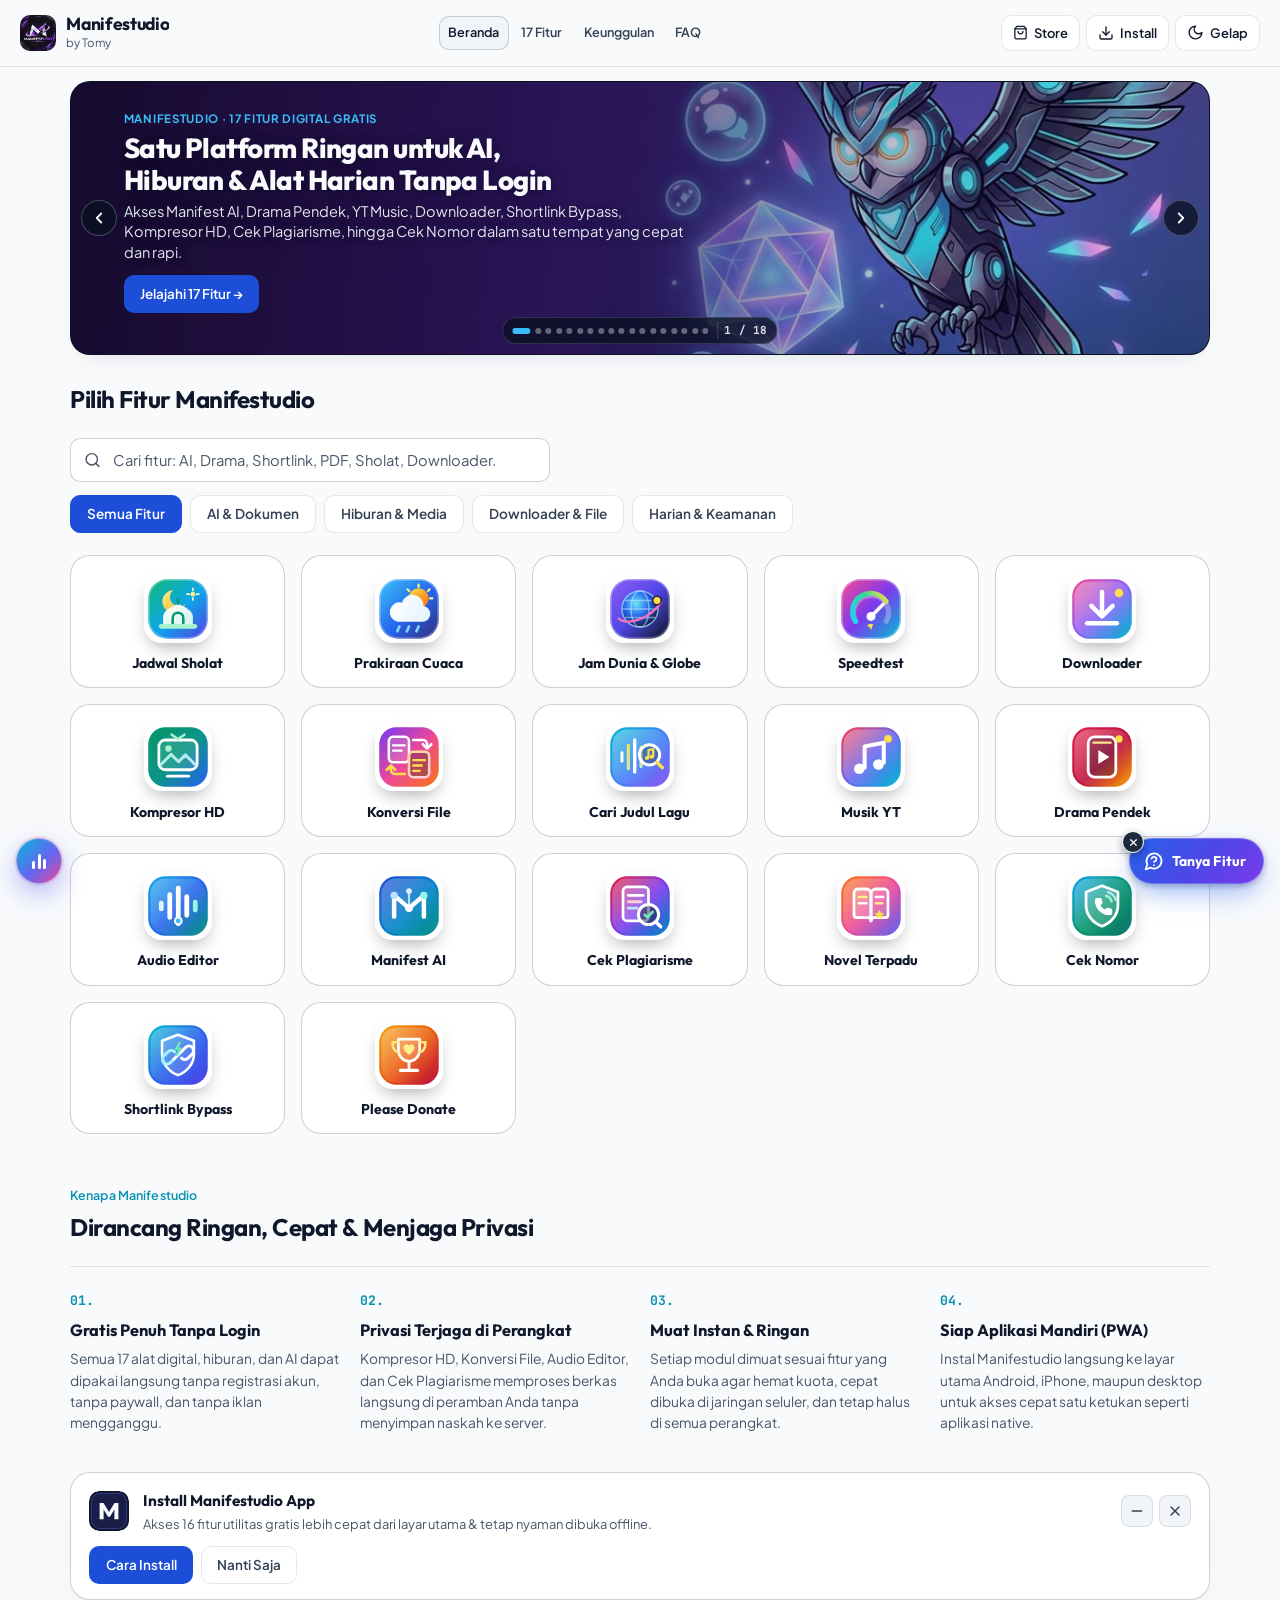
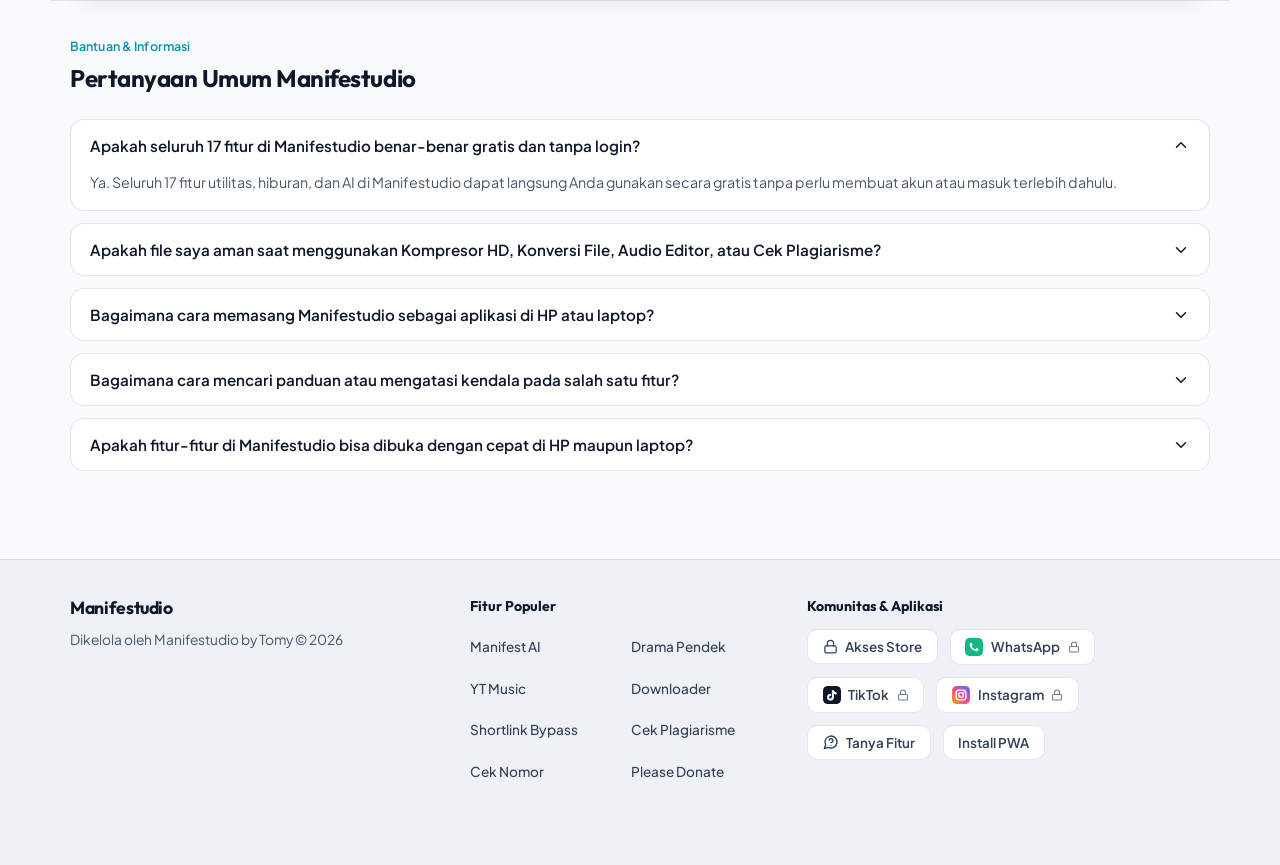
<file: tools.html>
<!doctype html>
<html lang="id" data-theme="dark">
  <head>
    <meta charset="UTF-8" />
    <meta name="viewport" content="width=device-width, initial-scale=1.0" />
    <title>Manifestudio — Platform 17 Utilitas Digital, AI &amp; Hiburan Gratis</title>
    <meta
      name="description"
      content="Manifestudio by Tomy: 17 fitur utilitas digital, AI, dan hiburan gratis tanpa login — Manifest AI, Drama Pendek, YT Music, Downloader, Shortlink Bypass, Please Donate, Kompresor HD, Konversi File, Audio Editor, Cek Plagiarisme, Novel, Jadwal Sholat, Cuaca, Jam Dunia, Speedtest &amp; Cek Nomor."
    />

    <link rel="canonical" href="https://manifestudio.my.id/" />

    <!-- Open Graph & Social Share -->
    <meta property="og:url" content="https://manifestudio.my.id/" />
    <meta property="og:title" content="Manifestudio — Platform 17 Utilitas Digital, AI &amp; Hiburan Gratis" />
    <meta
      property="og:description"
      content="17 alat digital &amp; hiburan gratis tanpa login: Manifest AI, Drama Pendek, YT Music, Downloader Tanpa Watermark, Shortlink Bypass, Please Donate, Kompresor HD, Cek Plagiarisme, Novel &amp; Cek Nomor."
    />
    <meta
      property="og:image"
      content="https://manifestudio.my.id/assets/og-manifestudio.jpg?v=3"
    />
    <meta
      property="og:image:secure_url"
      content="https://manifestudio.my.id/assets/og-manifestudio.jpg?v=3"
    />
    <meta property="og:image:type" content="image/jpeg" />
    <meta property="og:image:width" content="1200" />
    <meta property="og:image:height" content="630" />
    <meta property="og:type" content="website" />
    <meta property="og:locale" content="id_ID" />
    <meta property="og:site_name" content="Manifestudio" />

    <meta name="twitter:card" content="summary_large_image" />
    <meta name="twitter:title" content="Manifestudio — Platform 17 Utilitas Digital, AI &amp; Hiburan Gratis" />
    <meta
      name="twitter:description"
      content="17 fitur utilitas digital, AI, dan hiburan gratis tanpa login &amp; tanpa iklan."
    />
    <meta
      name="twitter:image"
      content="https://manifestudio.my.id/assets/og-manifestudio.jpg?v=3"
    />

    <meta name="theme-color" content="#090D16" />
    <meta name="apple-mobile-web-app-capable" content="yes" />
    <meta name="apple-mobile-web-app-status-bar-style" content="black-translucent" />
    <meta name="apple-mobile-web-app-title" content="Manifestudio" />
    <link rel="manifest" href="./manifest-utilities.webmanifest" />
    <link rel="icon" type="image/svg+xml" href="./assets/icons/brand-icon.svg" />
    <link rel="apple-touch-icon" href="./assets/icons/apple-touch-icon.png" />

    <link rel="preconnect" href="https://fonts.googleapis.com" />
    <link rel="preconnect" href="https://fonts.gstatic.com" crossorigin />
    <link
      href="https://fonts.googleapis.com/css2?family=JetBrains+Mono:wght@500;700&family=Literata:ital,opsz,wght@0,7..72,400..700;1,7..72,400..600&family=Outfit:wght@600;700;800&family=Plus+Jakarta+Sans:wght@400;500;600;700&display=swap"
      rel="stylesheet"
    />

    <link rel="stylesheet" href="./css/tokens.css?v=107" />
    <link rel="stylesheet" href="./css/styles.css?v=107" />
    <script>
      (function () {
        try {
          var savedTheme = localStorage.getItem('manifestudio_theme_v1');
          if (savedTheme === 'light' || savedTheme === 'dark') {
            document.documentElement.setAttribute('data-theme', savedTheme);
          }
          var qs = new URLSearchParams(window.location.search);
          var hasTab = Boolean((qs.get('tab') || qs.get('tool') || '').trim());
          document.documentElement.setAttribute('data-studio-view', hasTab ? 'tool' : 'home');
        } catch (e) {}
        var CURRENT_CACHE = 'manifestudio-cache-v107';
        if ('caches' in window) {
          caches.keys().then(function (keys) {
            keys.forEach(function (k) {
              if (k !== CURRENT_CACHE && k !== 'manifestudio-ffmpeg-core-v1') caches.delete(k);
            });
          });
        }
        if ('serviceWorker' in navigator) {
          window.addEventListener('load', function () {
            navigator.serviceWorker.register('./sw.js?v=107').then(function (reg) {
              reg.update();
            }).catch(function () {});
          });
        }
      })();
    </script>
  </head>
  <body>
    <div id="offline-banner" class="offline-banner" role="status" hidden>
      Mode offline aktif — alat pemrosesan lokal tetap bisa digunakan.
    </div>

    <header class="site-header">
      <div class="container header-inner">
        <a href="./" id="tools-brand-link" class="brand-link" aria-label="Beranda Manifestudio">
          <img
            id="header-brand-logo"
            src="./assets/icons/brand-icon.svg"
            alt="Logo Manifestudio"
            width="36"
            height="36"
            class="brand-mark"
          />
          <div class="brand-text">
            <span id="header-brand-name" class="brand-name">Manifestudio</span>
            <span id="header-brand-tagline" class="brand-tagline">by Tomy</span>
          </div>
        </a>

        <nav id="tools-header-nav" class="header-nav studio-header-nav" aria-label="Navigasi utama Manifestudio">
          <a href="#top" class="header-nav-link is-active" data-studio-section-link="top">Beranda</a>
          <a href="#fitur" class="header-nav-link" data-studio-section-link="fitur">17 Fitur</a>
          <a href="#keunggulan" class="header-nav-link" data-studio-section-link="keunggulan">Keunggulan</a>
          <a href="#faq-studio" class="header-nav-link" data-studio-section-link="faq-studio">FAQ</a>
        </nav>

        <div class="header-actions">
          <button
            type="button"
            id="tools-store-btn"
            class="header-btn"
            data-store-gate-trigger="header"
            aria-label="Akses Store Khusus"
          >
            <svg width="15" height="15" viewBox="0 0 24 24" fill="none" stroke="currentColor" stroke-width="2" stroke-linecap="round" stroke-linejoin="round" aria-hidden="true"><rect width="18" height="11" x="3" y="11" rx="2" ry="2"/><path d="M7 11V7a5 5 0 0 1 10 0v4"/></svg>
            <span class="hide-xs">Store</span>
          </button>
          <button
            type="button"
            id="header-install-btn"
            class="header-btn"
            aria-label="Install aplikasi Manifestudio"
          >
            <svg width="16" height="16" viewBox="0 0 24 24" fill="none" stroke="currentColor" stroke-width="2" stroke-linecap="round" stroke-linejoin="round" aria-hidden="true">
              <path d="M21 15v4a2 2 0 0 1-2 2H5a2 2 0 0 1-2-2v-4" />
              <polyline points="7 10 12 15 17 10" />
              <line x1="12" x2="12" y1="15" y2="3" />
            </svg>
            <span class="hide-xs">Install</span>
          </button>
          <button
            type="button"
            id="theme-toggle-btn"
            class="header-btn"
            aria-label="Ubah tema tampilan"
          >
            <svg width="17" height="17" viewBox="0 0 24 24" fill="none" stroke="currentColor" stroke-width="2" stroke-linecap="round" stroke-linejoin="round" aria-hidden="true"><circle cx="12" cy="12" r="4"/><path d="M12 2v2"/><path d="M12 20v2"/><path d="m4.93 4.93 1.41 1.41"/><path d="m17.66 17.66 1.41 1.41"/><path d="M2 12h2"/><path d="M20 12h2"/><path d="m6.34 17.66-1.41 1.41"/><path d="m19.07 4.93-1.41 1.41"/></svg><span class="hide-xs">Terang</span>
          </button>
        </div>
      </div>
    </header>

    <main id="top" class="studio-main">
      <!-- ================================================================
           VIEW A: HALAMAN BERANDA MANIFESTUDIO (CLEAN HUB — TANPA DUPLIKASI)
           ================================================================ -->
      <div id="studio-home-view" class="studio-home-view">
        <!-- 1. Flagship Multi-Banner Showcase Carousel -->
        <section class="promo-banner-section studio-hero-section" aria-label="Sorotan Platform &amp; 17 Fitur Manifestudio">
          <div class="container">
            <div
              class="banner-carousel"
              id="studio-hero-carousel"
              tabindex="0"
              aria-roledescription="carousel"
              aria-label="Banner fitur unggulan Manifestudio"
            >
              <div class="banner-track" id="studio-banner-track">
                <article class="promo-banner-frame banner-slide is-active" data-slide-index="0" data-banner-href="#fitur" aria-hidden="false">
                  <img
                    src="./assets/banners/banner-manifestai.jpg"
                    alt="Manifestudio — Platform 17 Utilitas Digital, AI dan Hiburan Gratis"
                    class="promo-banner-img"
                    width="1200"
                    height="670"
                    fetchpriority="high"
                    decoding="async"
                  />
                  <div class="promo-banner-scrim scrim-violet" aria-hidden="true"></div>
                  <div class="promo-banner-content">
                    <div class="promo-banner-copy">
                      <span class="promo-kicker">Manifestudio · 17 Fitur Digital Gratis</span>
                      <h1 class="promo-heading">Satu Platform Ringan untuk AI, Hiburan &amp; Alat Harian Tanpa Login</h1>
                      <p class="promo-sub">
                        Pilih fitur yang Anda butuhkan — setiap alat terbuka di halaman khusus yang bersih, cepat, dan bebas iklan.
                      </p>
                    </div>
                    <div class="promo-banner-cta">
                      <a href="#fitur" class="btn btn-primary btn-sm">Lihat Semua Fitur →</a>
                    </div>
                  </div>
                </article>
              </div>

              <button type="button" class="banner-nav-btn is-prev" id="studio-banner-prev-btn" aria-label="Banner sebelumnya">
                <svg width="18" height="18" viewBox="0 0 24 24" fill="none" stroke="currentColor" stroke-width="2.4" stroke-linecap="round" stroke-linejoin="round" aria-hidden="true"><path d="m15 18-6-6 6-6"/></svg>
              </button>
              <button type="button" class="banner-nav-btn is-next" id="studio-banner-next-btn" aria-label="Banner berikutnya">
                <svg width="18" height="18" viewBox="0 0 24 24" fill="none" stroke="currentColor" stroke-width="2.4" stroke-linecap="round" stroke-linejoin="round" aria-hidden="true"><path d="m9 18 6-6-6-6"/></svg>
              </button>

              <div class="banner-controls-bar">
                <div class="banner-dots" id="studio-banner-dots" role="tablist" aria-label="Pilih slide banner Manifestudio">
                  <button type="button" class="banner-dot is-active" data-slide-dot="0" aria-label="Slide 1: Manifestudio"></button>
                </div>
                <span id="studio-banner-counter" class="banner-slide-counter mono-num" aria-live="polite">1 / 18</span>
              </div>
            </div>

          </div>
        </section>

        <!-- 2. Single Unified 16-Feature App Launcher Grid -->
        <section id="fitur" class="studio-section studio-directory-section container" aria-labelledby="studio-directory-heading">
          <div class="studio-section-head studio-directory-head-clean">
            <h2 id="studio-directory-heading" class="section-title">Pilih Fitur Manifestudio</h2>
          </div>

          <div class="studio-directory-toolbar">
            <div class="search-box studio-search-box">
              <svg class="search-icon" width="17" height="17" viewBox="0 0 24 24" fill="none" stroke="currentColor" stroke-width="2" stroke-linecap="round" stroke-linejoin="round" aria-hidden="true">
                <circle cx="11" cy="11" r="8" />
                <path d="m21 21-4.3-4.3" />
              </svg>
              <input
                type="search"
                id="studio-feature-search"
                class="search-input"
                placeholder="Cari fitur: AI, Drama, Shortlink, PDF, Sholat, Downloader..."
                aria-label="Cari fitur di direktori Manifestudio"
              />
              <button
                type="button"
                id="studio-clear-search-btn"
                class="search-clear-btn"
                aria-label="Hapus pencarian fitur"
                hidden
              >
                <svg width="15" height="15" viewBox="0 0 24 24" fill="none" stroke="currentColor" stroke-width="2.2" stroke-linecap="round" stroke-linejoin="round" aria-hidden="true"><path d="M18 6 6 18"/><path d="m6 6 12 12"/></svg>
              </button>
            </div>

            <div id="studio-category-tabs" class="category-tabs" role="group" aria-label="Filter kategori fitur Manifestudio"></div>
          </div>

          <div id="studio-feature-grid" class="studio-feat-grid"></div>
        </section>

        <!-- 3. Platform Value Pillars -->
        <section id="keunggulan" class="studio-section container" aria-labelledby="studio-pillars-heading">
          <div class="studio-section-head">
            <div>
              <span class="studio-section-eyebrow">Kenapa Manifestudio</span>
              <h2 id="studio-pillars-heading" class="section-title">Dirancang Ringan, Cepat &amp; Menjaga Privasi</h2>
            </div>
          </div>
          <div id="studio-pillars-grid" class="studio-pillars-grid"></div>
        </section>

        <!-- 4. Standalone PWA Install Card -->
        <div id="pwa-banner-root" class="pwa-banner-root"></div>

        <!-- 5. Manifestudio FAQ -->
        <section id="faq-studio" class="faq-section container" aria-labelledby="studio-faq-heading">
          <div class="studio-section-head">
            <div>
              <span class="studio-section-eyebrow">Bantuan &amp; Informasi</span>
              <h2 id="studio-faq-heading" class="section-title">Pertanyaan Umum Manifestudio</h2>
            </div>
          </div>
          <div id="studio-faq-list" class="faq-list"></div>
        </section>
      </div>

      <!-- ================================================================
           VIEW B: HALAMAN KHUSUS PER FITUR (?tab=<id>) — BERSIH & FOKUS
           ================================================================ -->
      <section
        id="studio-tool-view"
        class="studio-tool-page container"
        aria-labelledby="tools-page-title"
        hidden
      >
        <div class="studio-tool-topbar">
          <button type="button" id="studio-back-home-btn" class="btn btn-secondary btn-sm studio-back-btn">
            <svg width="16" height="16" viewBox="0 0 24 24" fill="none" stroke="currentColor" stroke-width="2.2" stroke-linecap="round" stroke-linejoin="round" aria-hidden="true"><path d="m15 18-6-6 6-6"/></svg>
            <span>Semua Fitur</span>
          </button>

          <div class="studio-switcher-wrap" id="studio-switcher-wrap">
            <button
              type="button"
              id="studio-switcher-trigger"
              class="studio-picker-trigger"
              aria-haspopup="dialog"
              aria-expanded="false"
              aria-controls="studio-switcher-sheet"
              aria-label="Pindah cepat ke fitur Manifestudio lain"
            >
              <img
                id="studio-switcher-trigger-icon"
                src="./assets/icons/menu-utilitas.svg"
                alt=""
                width="22"
                height="22"
                class="studio-picker-trigger-icon"
              />
              <span id="studio-switcher-trigger-label" class="studio-picker-trigger-label">Pilih Fitur</span>
              <svg class="studio-picker-trigger-caret" width="16" height="16" viewBox="0 0 24 24" fill="none" stroke="currentColor" stroke-width="2.2" stroke-linecap="round" stroke-linejoin="round" aria-hidden="true"><path d="m6 9 6 6 6-6"/></svg>
            </button>
          </div>
        </div>

        <header class="studio-tool-head">
          <img
            id="studio-tool-icon"
            src="./assets/icons/menu-utilitas.svg"
            alt=""
            width="44"
            height="44"
            class="studio-tool-head-icon"
          />
          <div class="studio-tool-head-copy">
            <span id="studio-tool-eyebrow" class="studio-section-eyebrow">Manifestudio · Gratis Tanpa Login</span>
            <h1 id="tools-page-title" class="section-title">Manifestudio</h1>
            <p id="tools-page-subtitle" class="section-subtitle"></p>
          </div>
        </header>

        <div id="tools-hub-root" class="studio-tool-canvas"></div>
      </section>
    </main>

    <footer class="site-footer studio-footer">
      <div class="container studio-footer-grid">
        <div class="footer-brand">
          <a href="./" id="footer-brand-name" class="brand-name" style="text-decoration: none;">Manifestudio</a>
          <p id="footer-copy-text" class="studio-footer-copy">Dikelola oleh Manifestudio by Tomy © 2026</p>
        </div>

        <div class="studio-footer-col">
          <h3 class="studio-footer-heading">Fitur Populer</h3>
          <div class="studio-footer-shortcuts">
            <button type="button" class="studio-footer-text-btn" data-studio-open-tool="manifestai">Manifest AI</button>
            <button type="button" class="studio-footer-text-btn" data-studio-open-tool="dracin">Drama Pendek</button>
            <button type="button" class="studio-footer-text-btn" data-studio-open-tool="music">YT Music</button>
            <button type="button" class="studio-footer-text-btn" data-studio-open-tool="downloader">Downloader</button>
            <button type="button" class="studio-footer-text-btn" data-studio-open-tool="shortlink">Shortlink Bypass</button>
            <button type="button" class="studio-footer-text-btn" data-studio-open-tool="plagiarism">Cek Plagiarisme</button>
            <button type="button" class="studio-footer-text-btn" data-studio-open-tool="callerid">Cek Nomor</button>
            <button type="button" class="studio-footer-text-btn" data-studio-open-tool="donate">Please Donate</button>
          </div>
        </div>

        <div class="studio-footer-col">
          <h3 class="studio-footer-heading">Komunitas &amp; Aplikasi</h3>
          <div id="footer-social-links" class="footer-links">
            <button type="button" class="footer-link-btn" data-vault-target="store">
              <svg width="15" height="15" viewBox="0 0 24 24" fill="none" stroke="currentColor" stroke-width="2" stroke-linecap="round" stroke-linejoin="round" aria-hidden="true"><rect width="18" height="11" x="3" y="11" rx="2" ry="2"/><path d="M7 11V7a5 5 0 0 1 10 0v4"/></svg>
              <span>Akses Store</span>
            </button>
            <button type="button" class="footer-link-btn" data-vault-target="whatsapp">
              <img src="./assets/icons/social-whatsapp.svg" alt="" width="18" height="18" class="footer-social-icon" />
              <span>WhatsApp</span>
              <svg class="footer-lock-mini" width="12" height="12" viewBox="0 0 24 24" fill="none" stroke="currentColor" stroke-width="2.2" stroke-linecap="round" stroke-linejoin="round" aria-hidden="true"><rect width="18" height="11" x="3" y="11" rx="2" ry="2"/><path d="M7 11V7a5 5 0 0 1 10 0v4"/></svg>
            </button>
            <button type="button" class="footer-link-btn" data-vault-target="tiktok">
              <img src="./assets/icons/social-tiktok.svg" alt="" width="18" height="18" class="footer-social-icon" />
              <span>TikTok</span>
              <svg class="footer-lock-mini" width="12" height="12" viewBox="0 0 24 24" fill="none" stroke="currentColor" stroke-width="2.2" stroke-linecap="round" stroke-linejoin="round" aria-hidden="true"><rect width="18" height="11" x="3" y="11" rx="2" ry="2"/><path d="M7 11V7a5 5 0 0 1 10 0v4"/></svg>
            </button>
            <button type="button" class="footer-link-btn" data-vault-target="instagram">
              <img src="./assets/icons/social-instagram.svg" alt="" width="18" height="18" class="footer-social-icon" />
              <span>Instagram</span>
              <svg class="footer-lock-mini" width="12" height="12" viewBox="0 0 24 24" fill="none" stroke="currentColor" stroke-width="2.2" stroke-linecap="round" stroke-linejoin="round" aria-hidden="true"><rect width="18" height="11" x="3" y="11" rx="2" ry="2"/><path d="M7 11V7a5 5 0 0 1 10 0v4"/></svg>
            </button>
            <button type="button" id="footer-tanya-fitur-btn" class="footer-link-btn footer-tanya-fitur-btn" data-open-feature-cs="true">
              <svg width="16" height="16" viewBox="0 0 24 24" fill="none" stroke="currentColor" stroke-width="2.1" stroke-linecap="round" stroke-linejoin="round" aria-hidden="true"><path d="M7.9 20A9 9 0 1 0 4 16.1L2 22Z"/><path d="M9.09 9a3 3 0 0 1 5.83 1c0 2-3 3-3 3"/><path d="M12 17h.01"/></svg>
              <span>Tanya Fitur</span>
            </button>
            <button type="button" id="footer-install-link" class="footer-link-btn">
              Install PWA
            </button>
          </div>
        </div>
      </div>
    </footer>

    <div id="studio-switcher-sheet-root" class="studio-picker-overlay" hidden></div>
    <div id="feature-cs-root" class="fcs-root"></div>
    <div id="store-access-modal-root" class="modal-overlay" hidden></div>
    <div id="toast-notification" class="toast-notification" role="status" aria-live="polite" hidden></div>
    <script type="module" src="./js/tools-page.js?v=107"></script>
  </body>
</html>
</file>
<file: css/tokens.css>
:root,
[data-theme='dark'] {
  color-scheme: dark;
  --bg: #090d16;
  --bg-subtle: #0f1624;
  --surface: #111827;
  --surface-elevated: #182235;
  --surface-hover: #1e2a40;
  --border: rgba(148, 163, 184, 0.16);
  --border-strong: rgba(148, 163, 184, 0.28);

  --ink: #f8fafc;
  --ink-secondary: #cbd5e1;
  --ink-muted: #94a3b8;

  --primary: #2563eb;
  --primary-hover: #3b82f6;
  --primary-ink: #ffffff;
  --accent: #06b6d4;
  --accent-soft: rgba(6, 182, 212, 0.12);

  --success: #10b981;
  --success-soft: rgba(16, 185, 129, 0.14);
  --warning: #f59e0b;
  --warning-soft: rgba(245, 158, 11, 0.14);
  --danger: #ef4444;
  --danger-soft: rgba(239, 68, 68, 0.14);

  --header-bg: rgba(9, 13, 22, 0.84);
  --hero-scrim: linear-gradient(
    95deg,
    rgba(9, 13, 22, 0.96) 0%,
    rgba(9, 13, 22, 0.84) 55%,
    rgba(9, 13, 22, 0.56) 100%
  );
  --shadow-card: 0 12px 30px -12px rgba(2, 6, 23, 0.55);
  --shadow-float: 0 20px 44px -12px rgba(2, 6, 23, 0.72);
}

[data-theme='light'] {
  color-scheme: light;
  --bg: #f8fafc;
  --bg-subtle: #eef2f7;
  --surface: #ffffff;
  --surface-elevated: #f1f5f9;
  --surface-hover: #e2e8f0;
  --border: rgba(15, 23, 42, 0.1);
  --border-strong: rgba(15, 23, 42, 0.2);

  --ink: #0f172a;
  --ink-secondary: #334155;
  --ink-muted: #475569;

  --primary: #1d4ed8;
  --primary-hover: #1e40af;
  --primary-ink: #ffffff;
  --accent: #0891b2;
  --accent-soft: rgba(8, 145, 178, 0.1);

  --success: #059669;
  --success-soft: rgba(5, 150, 105, 0.11);
  --warning: #b45309;
  --warning-soft: rgba(217, 119, 6, 0.12);
  --danger: #dc2626;
  --danger-soft: rgba(220, 38, 38, 0.1);

  --header-bg: rgba(248, 250, 252, 0.88);
  --hero-scrim: linear-gradient(
    95deg,
    rgba(15, 23, 42, 0.94) 0%,
    rgba(15, 23, 42, 0.8) 56%,
    rgba(15, 23, 42, 0.5) 100%
  );
  --shadow-card: 0 10px 26px -12px rgba(15, 23, 42, 0.12);
  --shadow-float: 0 20px 44px -12px rgba(15, 23, 42, 0.2);
}

:root {
  --font-display: 'Outfit', system-ui, -apple-system, BlinkMacSystemFont, 'Segoe UI', sans-serif;
  --font-sans: 'Plus Jakarta Sans', system-ui, -apple-system, BlinkMacSystemFont, 'Segoe UI', sans-serif;
  --font-mono: 'JetBrains Mono', ui-monospace, SFMono-Regular, Menlo, monospace;

  --radius-sm: 10px;
  --radius-md: 14px;
  --radius-lg: 20px;
  --radius-xl: 26px;

  --ease: cubic-bezier(0.22, 1, 0.36, 1);
}
</file>
